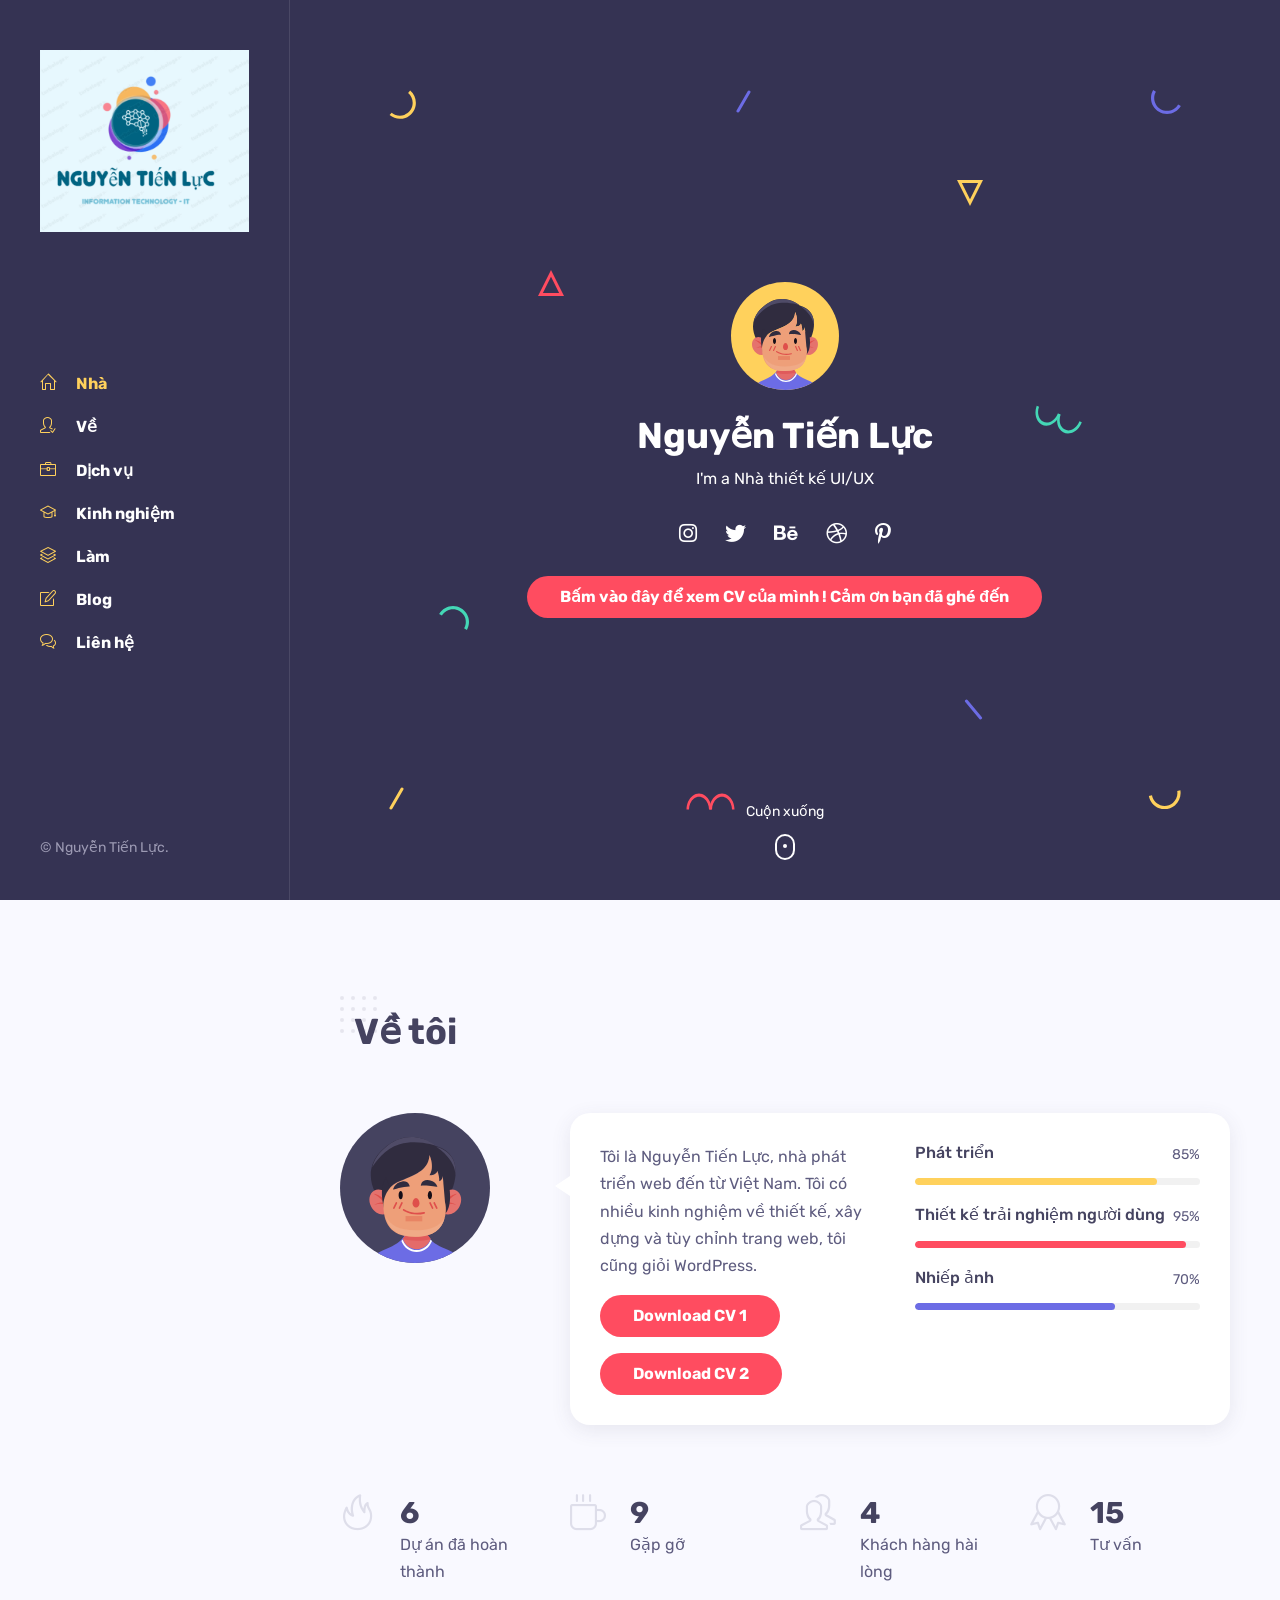
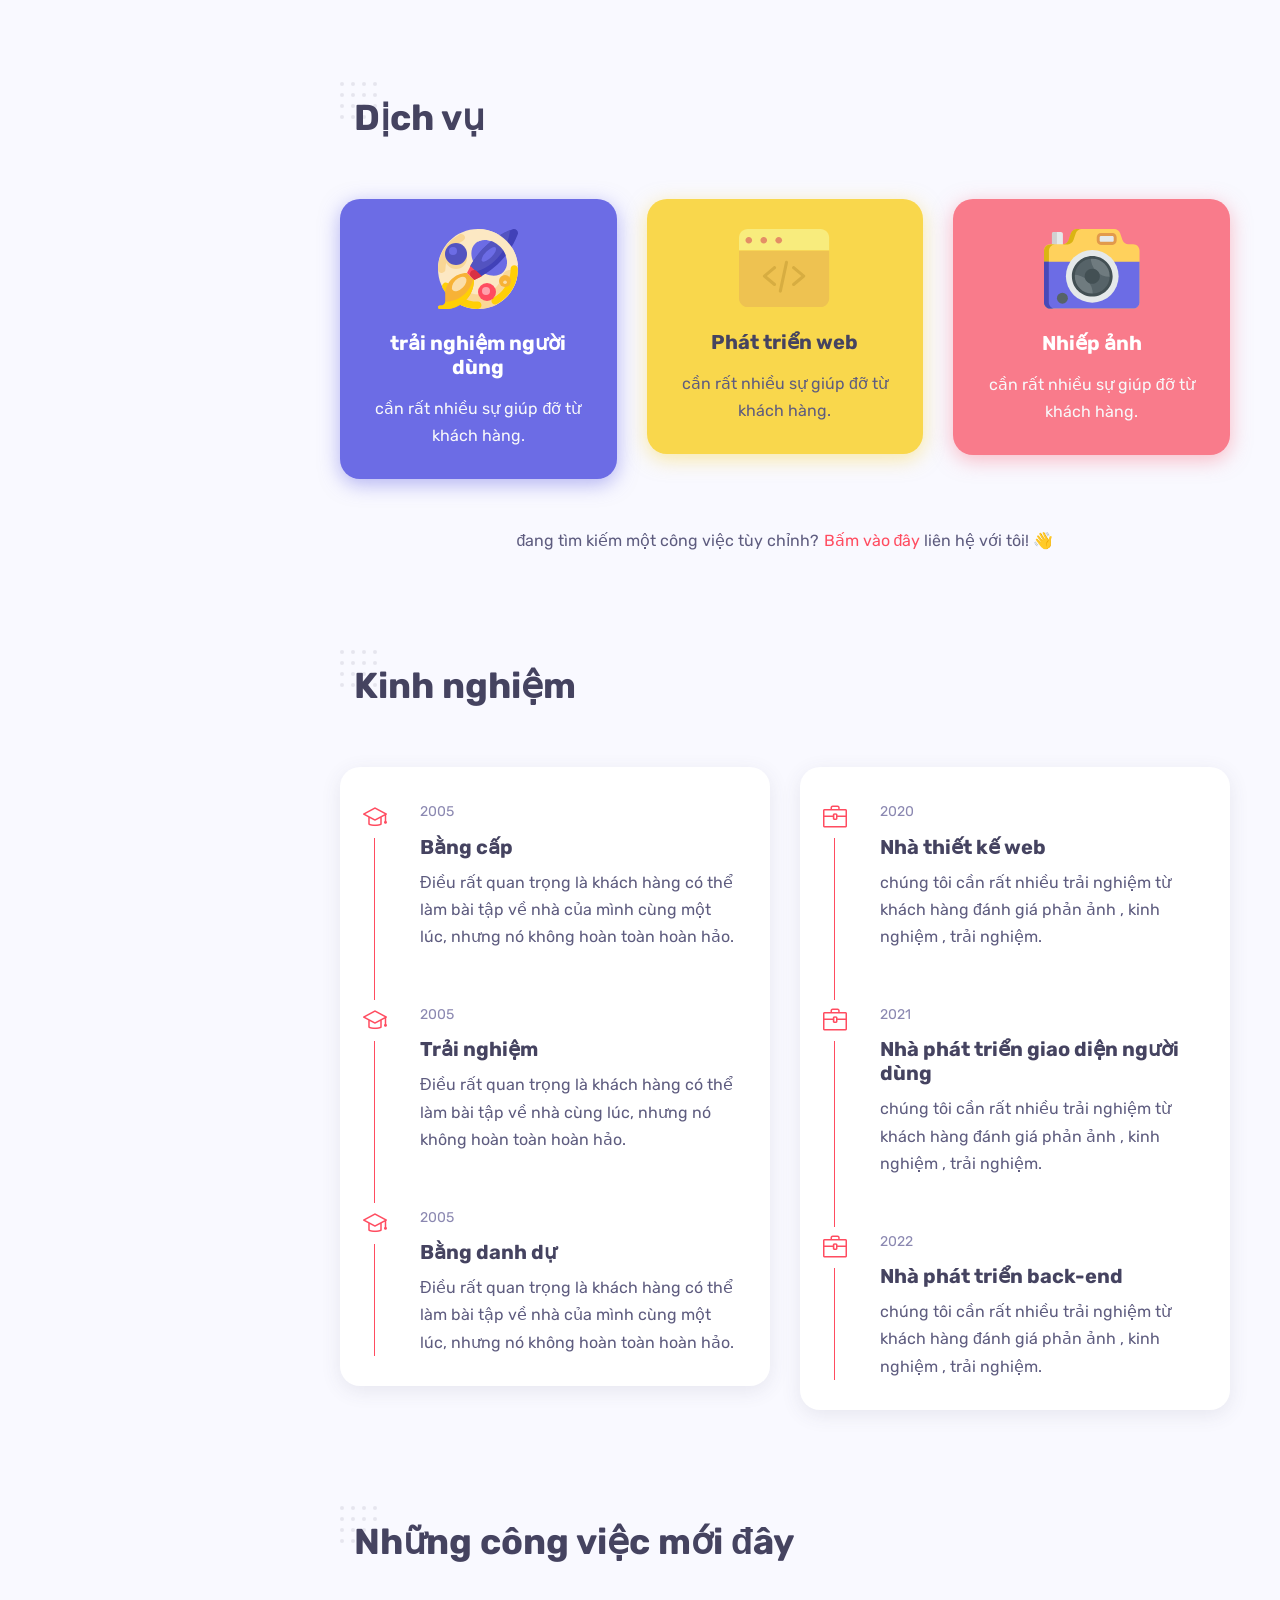
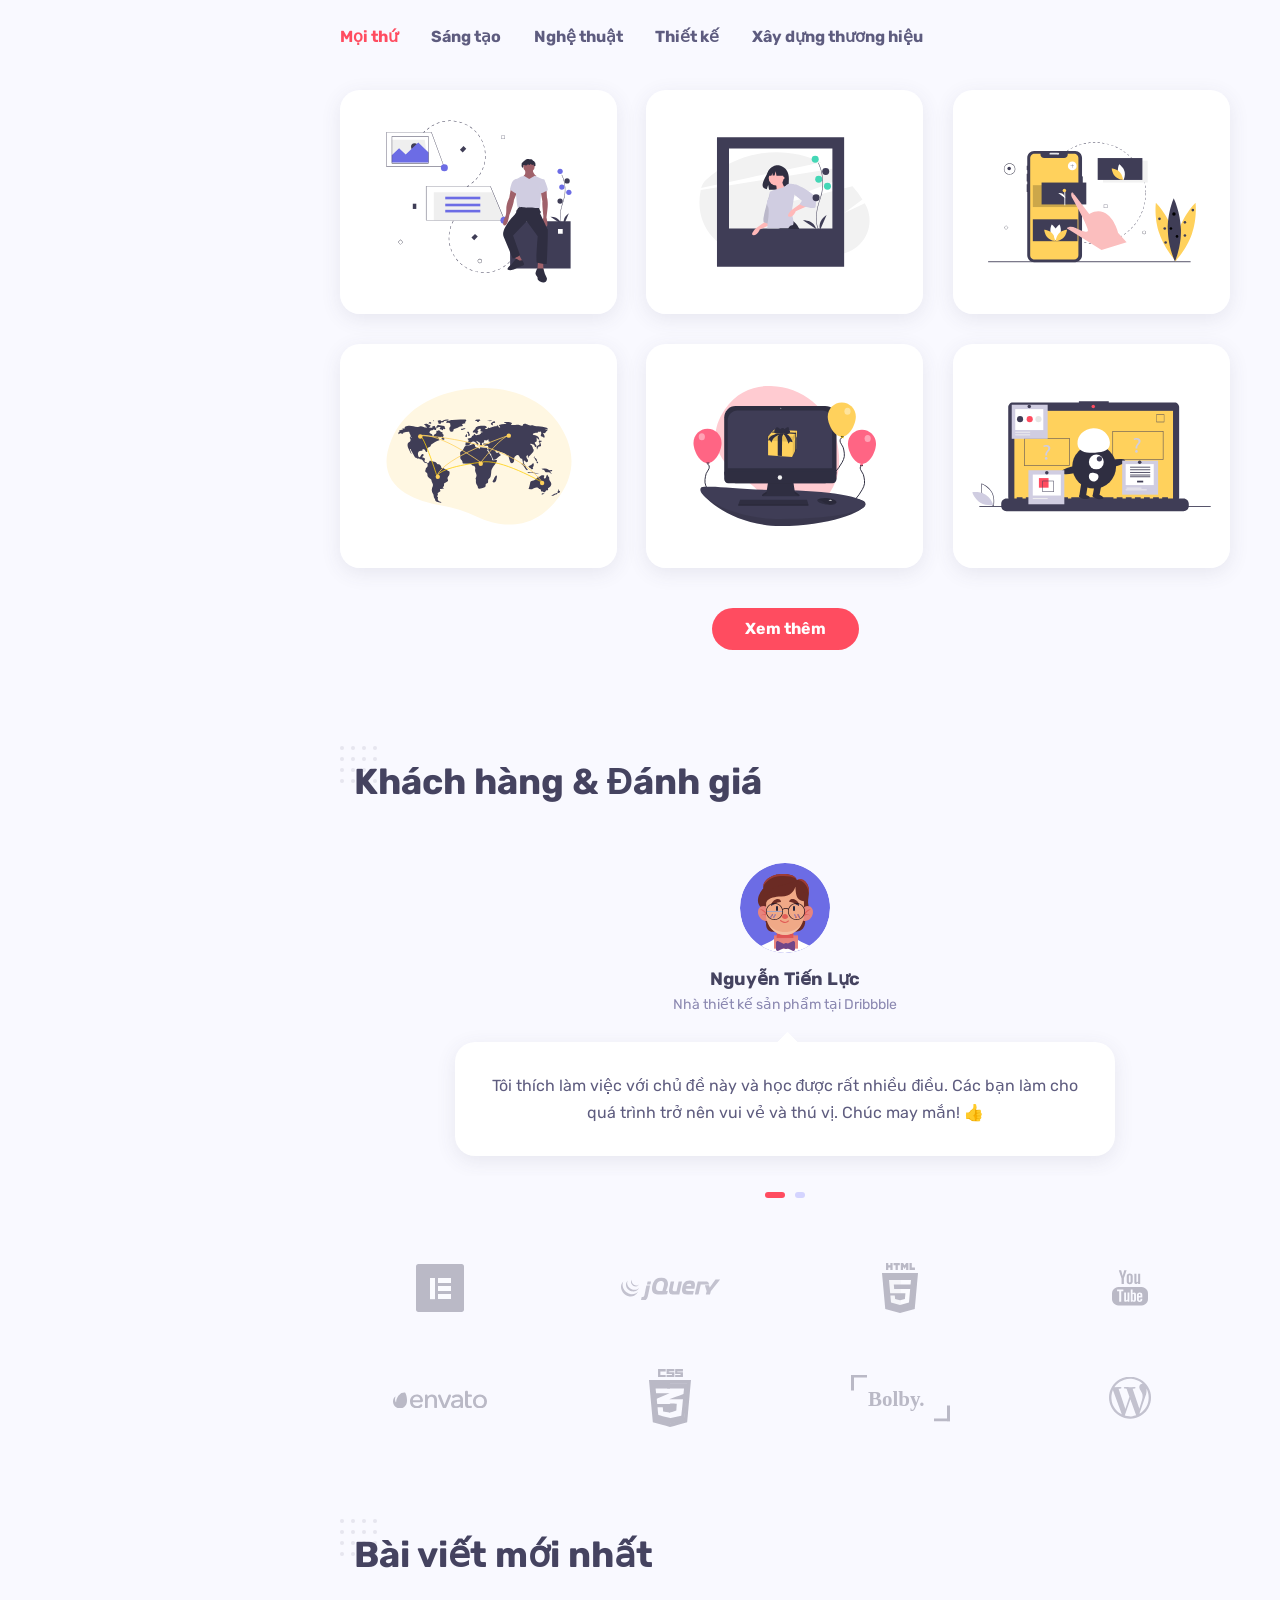
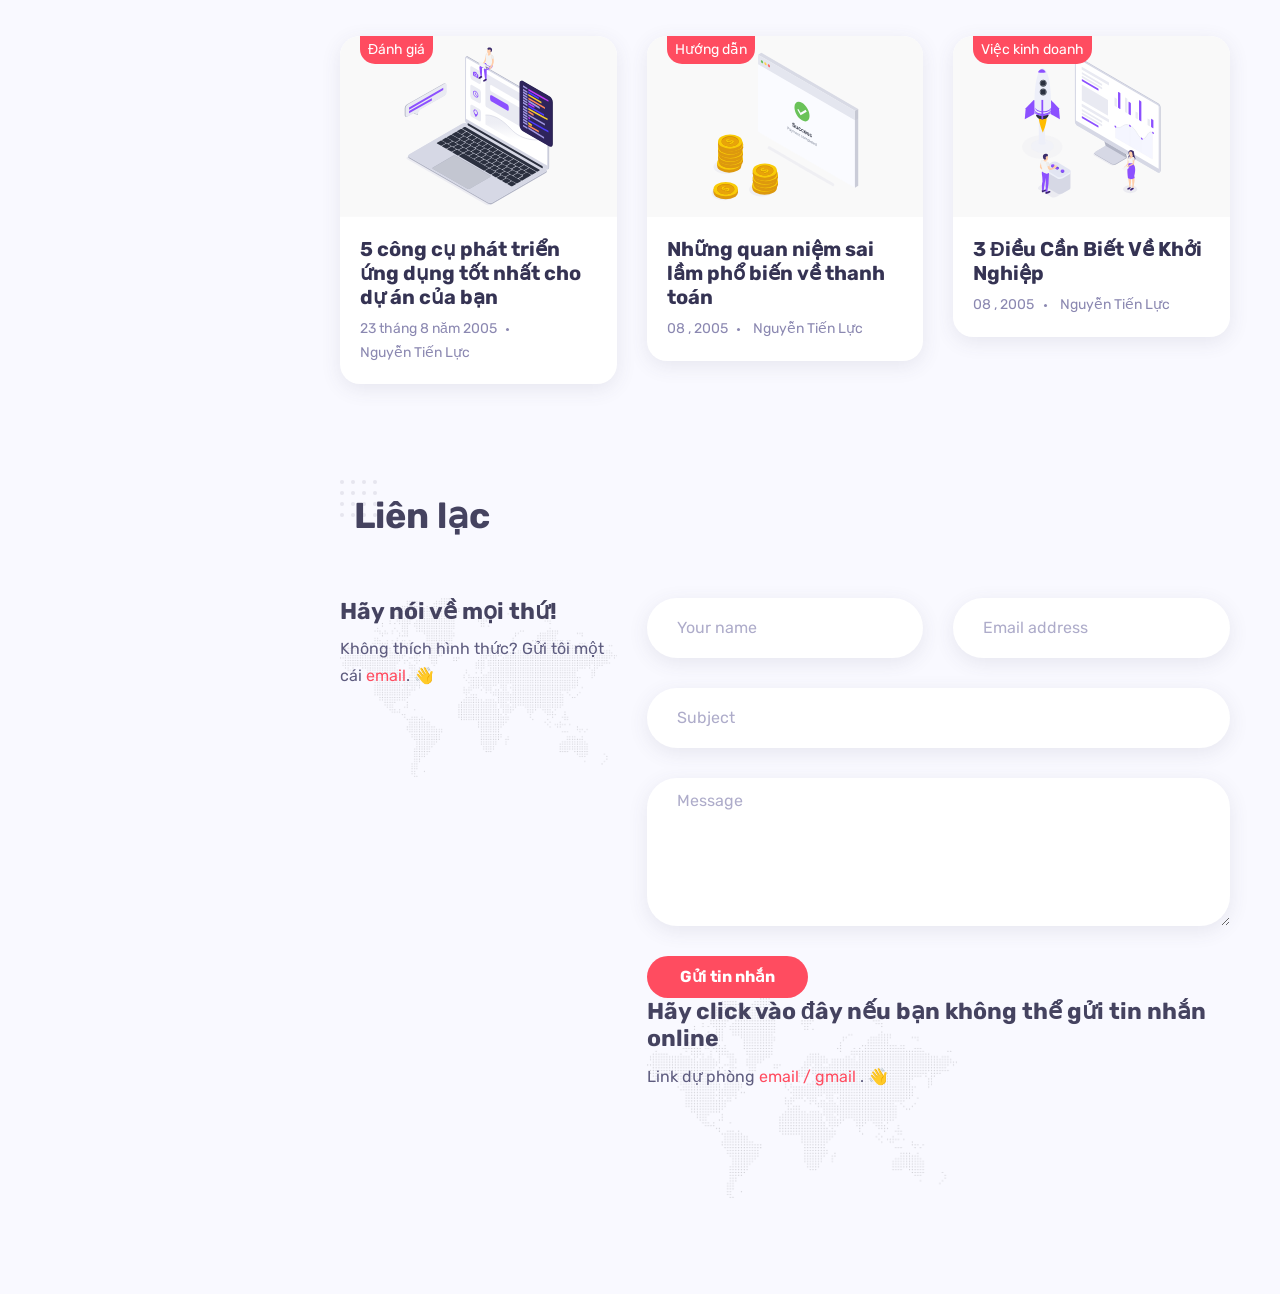
<file: index.html>
﻿<!DOCTYPE html>
<html lang="en-US">
<head>
	<meta http-equiv="Content-Type" content="text/html; charset=UTF-8">
	<title>Nguyễn Tiến Lực</title>
	<meta name="description" content="PROFILE">
	<meta name="viewport" content="width=device-width, initial-scale=1, maximum-scale=1">
	<link rel="shortcut icon" type="image/x-icon" href="images\favicon.png">
	<link rel="stylesheet" href="css\bootstrap.min.css" type="text/css" media="all">
	<link rel="stylesheet" href="css\all.min.css" type="text/css" media="all">
	<link rel="stylesheet" href="css\simple-line-icons.css" type="text/css" media="all">
	<link rel="stylesheet" href="css\slick.css" type="text/css" media="all">
	<link rel="stylesheet" href="css\animate.css" type="text/css" media="all">
	<link rel="stylesheet" href="css\magnific-popup.css" type="text/css" media="all">
	<link rel="stylesheet" href="css\style.css" type="text/css" media="all">


</head>

<body>


<div id="preloader">
	<div class="outer">
		<div class="infinityChrome">
			<div></div>
			<div></div>
			<div></div>
		</div>
		<div class="infinity">
			<div>
				<span></span>
			</div>
			<div>
				<span></span>
			</div>
			<div>
				<span></span>
			</div>
		</div>

		<svg xmlns="http://www.w3.org/2000/svg" version="1.1" class="goo-outer">
			<defs>
				<filter id="goo">
					<fegaussianblur in="SourceGraphic" stddeviation="6" result="blur"></fegaussianblur>
					<fecolormatrix in="blur" values="1 0 0 0 0  0 1 0 0 0  0 0 1 0 0  0 0 0 18 -7" result="goo"></fecolormatrix>
					<feblend in="SourceGraphic" in2="goo"></feblend>
				</filter>
			</defs>
		</svg>
	</div>
</div>

<!-- mobile header -->
<header class="mobile-header-1">
	<div class="container">
		<!-- menu icon -->
		<div class="menu-icon d-inline-flex mr-4">
			<button>
				<span></span>
			</button>
		</div>
		<!-- logo image -->
		<div class="site-logo">
			<a href="index.html">
				<img src="images\logo.svg" alt="Nguyễn Tiến Lực">
			</a>
		</div>
	</div>
</header>

<!-- desktop header -->
<header class="desktop-header-1 d-flex align-items-start flex-column">
	
	<!-- logo image -->
	<div class="site-logo">
		<a href="index.html">
			<img src="images\logo.svg" alt="">
		</a>
	</div>
	
	<!-- main menu -->
	<nav>
		<ul class="vertical-menu scrollspy">
			<li class="active"><a href="#home"><i class="icon-home"></i>Nhà</a></li>
			<li><a href="#about"><i class="icon-user-following"></i>Về</a></li>
			<li><a href="#services"><i class="icon-briefcase"></i>Dịch vụ</a></li>
			<li><a href="#experience"><i class="icon-graduation"></i>Kinh nghiệm</a></li>
			<li><a href="#works"><i class="icon-layers"></i>Làm</a></li>
			<li><a href="#blog"><i class="icon-note"></i>Blog</a></li>
			<li><a href="#contact"><i class="icon-bubbles"></i>Liên hệ</a></li>
		</ul>
	</nav>
	
	<!-- site footer -->
	<div class="footer">
		<!-- copyright text -->
		<span class="copyright">©  Nguyễn Tiến Lực.</span>
	</div>

</header>

<!-- main layout -->
<main class="content">
	
	<!-- section home -->
	<section id="home" class="home d-flex align-items-center">
		<div class="container">

			<!-- intro -->
			<div class="intro">
				<!-- avatar image -->
				<img src="images\avatar-1.svg" alt="Bolby" class="mb-4">

				<!-- info -->
				<h1 class="mb-2 mt-0">Nguyễn Tiến Lực</h1>
				<span>I'm a <span class="text-rotating">Nhà thiết kế UI/UX, nhà phát triển Back-End, người yêu sự yên tĩnh </span></span>

				<!-- social icons -->
				<ul class="social-icons light list-inline mb-0 mt-4">
					<li class="list-inline-item"><a href="#"><i class="fab fa-instagram"></i></a></li>
					<li class="list-inline-item"><a href="#"><i class="fab fa-twitter"></i></a></li>
					<li class="list-inline-item"><a href="#"><i class="fab fa-behance"></i></a></li>
					<li class="list-inline-item"><a href="#"><i class="fab fa-dribbble"></i></a></li>
					<li class="list-inline-item"><a href="#"><i class="fab fa-pinterest-p"></i></a></li>
				</ul>

				<!-- buttons -->
				<div class="mt-4">
					<a href="Nguyen-Tien-Luc-TopCV.vn-070726.225523.pdf" class="btn btn-default">Bấm vào đây để xem CV của mình ! Cảm ơn bạn đã ghé đến </a>
				</div>
			</div>
			
			<!-- scroll down mouse wheel -->
			<div class="scroll-down">
				<a href="#about" class="mouse-wrapper">
					<span>Cuộn xuống</span>
					<span class="mouse">
						<span class="wheel"></span>
					</span>
				</a>
			</div>

			<!-- parallax layers -->
			<div class="parallax" data-relative-input="true">

				<svg width="27" height="29" data-depth="0.3" class="layer p1" xmlns="http://www.w3.org/2000/svg"><path d="M21.15625.60099c4.37954 3.67487 6.46544 9.40612 5.47254 15.03526-.9929 5.62915-4.91339 10.30141-10.2846 12.25672-5.37122 1.9553-11.3776.89631-15.75715-2.77856l2.05692-2.45134c3.50315 2.93948 8.3087 3.78663 12.60572 2.22284 4.297-1.5638 7.43381-5.30209 8.22768-9.80537.79387-4.50328-.8749-9.08872-4.37803-12.02821L21.15625.60099z" fill="#FFD15C" fill-rule="evenodd"></path></svg>

				<svg width="26" height="26" data-depth="0.2" class="layer p2" xmlns="http://www.w3.org/2000/svg"><path d="M13 3.3541L2.42705 24.5h21.1459L13 3.3541z" stroke="#FF4C60" stroke-width="3" fill="none" fill-rule="evenodd"></path></svg>

				<svg width="30" height="25" data-depth="0.3" class="layer p3" xmlns="http://www.w3.org/2000/svg"><path d="M.1436 8.9282C3.00213 3.97706 8.2841.92763 14.00013.92796c5.71605.00032 10.9981 3.04992 13.85641 8 2.8583 4.95007 2.8584 11.0491-.00014 16.00024l-2.77128-1.6c2.28651-3.96036 2.28631-8.84002.00011-12.8002-2.2862-3.96017-6.5124-6.40017-11.08513-6.4-4.57271.00018-8.79872 2.43984-11.08524 6.4002l-2.77128-1.6z" fill="#44D7B6" fill-rule="evenodd"></path></svg>

				<svg width="15" height="23" data-depth="0.6" class="layer p4" xmlns="http://www.w3.org/2000/svg"><rect transform="rotate(30 9.86603 10.13397)" x="7" width="3" height="25" rx="1.5" fill="#FFD15C" fill-rule="evenodd"></rect></svg>

				<svg width="15" height="23" data-depth="0.2" class="layer p5" xmlns="http://www.w3.org/2000/svg"><rect transform="rotate(30 9.86603 10.13397)" x="7" width="3" height="25" rx="1.5" fill="#6C6CE5" fill-rule="evenodd"></rect></svg>

				<svg width="49" height="17" data-depth="0.5" class="layer p6" xmlns="http://www.w3.org/2000/svg"><g fill="#FF4C60" fill-rule="evenodd"><path d="M.5 16.5c0-5.71709 2.3825-10.99895 6.25-13.8567 3.8675-2.85774 8.6325-2.85774 12.5 0C23.1175 5.50106 25.5 10.78292 25.5 16.5H23c0-4.57303-1.90625-8.79884-5-11.08535-3.09375-2.28652-6.90625-2.28652-10 0C4.90625 7.70116 3 11.92697 3 16.5H.5z"></path><path d="M23.5 16.5c0-5.71709 2.3825-10.99895 6.25-13.8567 3.8675-2.85774 8.6325-2.85774 12.5 0C46.1175 5.50106 48.5 10.78292 48.5 16.5H46c0-4.57303-1.90625-8.79884-5-11.08535-3.09375-2.28652-6.90625-2.28652-10 0-3.09375 2.28651-5 6.51232-5 11.08535h-2.5z"></path></g></svg>

				<svg width="26" height="26" data-depth="0.4" class="layer p7" xmlns="http://www.w3.org/2000/svg"><path d="M13 22.6459L2.42705 1.5h21.1459L13 22.6459z" stroke="#FFD15C" stroke-width="3" fill="none" fill-rule="evenodd"></path></svg>

				<svg width="19" height="21" data-depth="0.3" class="layer p8" xmlns="http://www.w3.org/2000/svg"><rect transform="rotate(-40 6.25252 10.12626)" x="7" width="3" height="25" rx="1.5" fill="#6C6CE5" fill-rule="evenodd"></rect></svg>

				<svg width="30" height="25" data-depth="0.3" data-depth-y="-1.30" class="layer p9" xmlns="http://www.w3.org/2000/svg"><path d="M29.8564 16.0718c-2.85854 4.95114-8.1405 8.00057-13.85654 8.00024-5.71605-.00032-10.9981-3.04992-13.85641-8-2.8583-4.95007-2.8584-11.0491.00014-16.00024l2.77128 1.6c-2.28651 3.96036-2.28631 8.84002-.00011 12.8002 2.2862 3.96017 6.5124 6.40017 11.08513 6.4 4.57271-.00018 8.79872-2.43984 11.08524-6.4002l2.77128 1.6z" fill="#6C6CE5" fill-rule="evenodd"></path></svg>

				<svg width="47" height="29" data-depth="0.2" class="layer p10" xmlns="http://www.w3.org/2000/svg"><g fill="#44D7B6" fill-rule="evenodd"><path d="M46.78878 17.19094c-1.95535 5.3723-6.00068 9.52077-10.61234 10.8834-4.61167 1.36265-9.0893-.26708-11.74616-4.27524-2.65686-4.00817-3.08917-9.78636-1.13381-15.15866l2.34923.85505c-1.56407 4.29724-1.2181 8.92018.90705 12.12693 2.12514 3.20674 5.70772 4.5107 9.39692 3.4202 3.68921-1.0905 6.92581-4.40949 8.48988-8.70673l2.34923.85505z"></path><path d="M25.17585 9.32448c-1.95535 5.3723-6.00068 9.52077-10.61234 10.8834-4.61167 1.36264-9.0893-.26708-11.74616-4.27525C.16049 11.92447-.27182 6.14628 1.68354.77398l2.34923.85505c-1.56407 4.29724-1.2181 8.92018.90705 12.12692 2.12514 3.20675 5.70772 4.5107 9.39692 3.4202 3.68921-1.0905 6.92581-4.40948 8.48988-8.70672l2.34923.85505z"></path></g></svg>

				<svg width="33" height="20" data-depth="0.5" class="layer p11" xmlns="http://www.w3.org/2000/svg"><path d="M32.36774.34317c.99276 5.63023-1.09332 11.3614-5.47227 15.03536-4.37895 3.67396-10.3855 4.73307-15.75693 2.77837C5.76711 16.2022 1.84665 11.53014.8539 5.8999l3.15139-.55567c.7941 4.50356 3.93083 8.24147 8.22772 9.8056 4.29688 1.56413 9.10275.71673 12.60554-2.2227C28.34133 9.98771 30.01045 5.4024 29.21635.89884l3.15139-.55567z" fill="#FFD15C" fill-rule="evenodd"></path></svg>

			</div>
		</div>
		
	</section>

	<!-- section about -->
	<section id="about">

		<div class="container">
			
			<!-- section title -->
			<h2 class="section-title wow fadeInUp">Về tôi</h2>

			<div class="spacer" data-height="60"></div>
			
			<div class="row">

				<div class="col-md-3">
					<div class="text-center text-md-left">
						<!-- avatar image -->
						<img src="images\avatar-2.svg" alt="Nguyễn Tiến LựcLực">
					</div>
					<div class="spacer d-md-none d-lg-none" data-height="30"></div>
				</div>

				<div class="col-md-9 triangle-left-md triangle-top-sm">
					<div class="rounded bg-white shadow-dark padding-30">
						<div class="row">
							<div class="col-md-6">
								<!-- about text -->
								<p>Tôi là Nguyễn Tiến Lực, nhà phát triển web đến từ Việt Nam. Tôi có nhiều kinh nghiệm về thiết kế, xây dựng và tùy chỉnh trang web, tôi cũng giỏi WordPress.</p>
								<div class="mt-3">
									<a href="Nguyen-Tien-Luc-TopCV.vn-070726.225523.pdf" class="btn btn-default">Download CV 1 </a>
								</div>
								<div class="mt-3">
									<a href="Nguyen-Tien-Luc-TopCV.vn-070726.225523.pdf" class="btn btn-default">Download CV 2 </a>
								</div>
								<div class="spacer d-md-none d-lg-none" data-height="30"></div>
							</div>
							<div class="col-md-6">
								<!-- skill item -->
								<div class="skill-item">
									<div class="skill-info clearfix">
										<h4 class="float-left mb-3 mt-0">Phát triển</h4>
										<span class="float-right">85%</span>
									</div>
									<div class="progress">
										<div class="progress-bar data-background" role="progressbar" aria-valuemin="0" aria-valuemax="100" aria-valuenow="85" data-color="#FFD15C">
										</div>
									</div>
									<div class="spacer" data-height="20"></div>
								</div>

								<!-- skill item -->
								<div class="skill-item">
									<div class="skill-info clearfix">
										<h4 class="float-left mb-3 mt-0">Thiết kế trải nghiệm người dùng</h4>
										<span class="float-right">95%</span>
									</div>
									<div class="progress">
										<div class="progress-bar data-background" role="progressbar" aria-valuemin="0" aria-valuemax="100" aria-valuenow="95" data-color="#FF4C60">
										</div>
									</div>
									<div class="spacer" data-height="20"></div>
								</div>

								<!-- skill item -->
								<div class="skill-item">
									<div class="skill-info clearfix">
										<h4 class="float-left mb-3 mt-0">Nhiếp ảnh</h4>
										<span class="float-right">70%</span>
									</div>
									<div class="progress">
										<div class="progress-bar data-background" role="progressbar" aria-valuemin="0" aria-valuemax="100" aria-valuenow="70" data-color="#6C6CE5">
										</div>
									</div>
								</div>
							</div>
						</div>
					</div>
				</div>

			</div>
			<!-- row end -->

			<div class="spacer" data-height="70"></div>
			
			<div class="row">
				
				<div class="col-md-3 col-sm-6">
					<!-- fact item -->
					<div class="fact-item">
						<span class="icon icon-fire"></span>
						<div class="details">
							<h3 class="mb-0 mt-0 number"><em class="count">14</em></h3>
							<p class="mb-0">Dự án đã hoàn thành</p>
						</div>
					</div>
					<div class="spacer d-md-none d-lg-none" data-height="30"></div>
				</div>

				<div class="col-md-3 col-sm-6">
					<!-- fact item -->
					<div class="fact-item">
						<span class="icon icon-cup"></span>
						<div class="details">
							<h3 class="mb-0 mt-0 number"><em class="count">21</em></h3>
							<p class="mb-0">Gặp gỡ</p>
						</div>
					</div>
					<div class="spacer d-md-none d-lg-none" data-height="30"></div>
				</div>

				<div class="col-md-3 col-sm-6">
					<!-- fact item -->
					<div class="fact-item">
						<span class="icon icon-people"></span>
						<div class="details">
							<h3 class="mb-0 mt-0 number"><em class="count">10</em></h3>
							<p class="mb-0">Khách hàng hài lòng</p>
						</div>
					</div>
					<div class="spacer d-md-none d-lg-none" data-height="30"></div>
				</div>

				<div class="col-md-3 col-sm-6">
					<!-- fact item -->
					<div class="fact-item">
						<span class="icon icon-badge"></span>
						<div class="details">
							<h3 class="mb-0 mt-0 number"><em class="count">35</em></h3>
							<p class="mb-0">Tư vấn</p>
						</div>
					</div>
				</div>

			</div>

		</div>
		
	</section>
	
	<!-- section services -->
	<section id="services">

		<div class="container">
			
			<!-- section title -->
			<h2 class="section-title wow fadeInUp">Dịch vụ</h2>

			<div class="spacer" data-height="60"></div>
			
			<div class="row">

				<div class="col-md-4">
					<!-- service box -->
					<div class="service-box rounded data-background padding-30 text-center text-light shadow-blue" data-color="#6C6CE5">
						<img src="images\service-1.svg" alt="UI/UX design">
						<h3 class="mb-3 mt-0"> trải nghiệm người dùng</h3>
						<p class="mb-0">cần rất nhiều sự giúp đỡ từ khách hàng.</p>
					</div>
					<div class="spacer d-md-none d-lg-none" data-height="30"></div>
				</div>

				<div class="col-md-4">
					<!-- service box -->
					<div class="service-box rounded data-background padding-30 text-center shadow-yellow" data-color="#F9D74C">
						<img src="images\service-2.svg" alt="UI/UX design">
						<h3 class="mb-3 mt-0">Phát triển web</h3>
						<p class="mb-0"> cần rất nhiều sự giúp đỡ từ khách hàng.</p>
					</div>
					<div class="spacer d-md-none d-lg-none" data-height="30"></div>
				</div>

				<div class="col-md-4">
					<!-- service box -->
					<div class="service-box rounded data-background padding-30 text-center text-light shadow-pink" data-color="#F97B8B">
						<img src="images\service-3.svg" alt="UI/UX design">
						<h3 class="mb-3 mt-0">Nhiếp ảnh</h3>
						<p class="mb-0"> cần rất nhiều sự giúp đỡ từ khách hàng.</p>
					</div>
				</div>

			</div>

			<div class="mt-5 text-center">
				<p class="mb-0">đang tìm kiếm một công việc tùy chỉnh? <a href="#contact">Bấm vào đây</a> liên hệ với tôi! 👋</p>
			</div>

		</div>
		
	</section>
	
	<!-- section experience -->
	<section id="experience">

		<div class="container">
			
			<!-- section title -->
			<h2 class="section-title wow fadeInUp">Kinh nghiệm</h2>

			<div class="spacer" data-height="60"></div>
			
			<div class="row">

				<div class="col-md-6">
					
					<!-- timeline wrapper -->
					<div class="timeline edu bg-white rounded shadow-dark padding-30 overflow-hidden">

						<!-- timeline item -->
						<div class="timeline-container wow fadeInUp">
							<div class="content">
								<span class="time">2005</span>
								<h3 class="title">Bằng cấp</h3>
								<p>Điều rất quan trọng là khách hàng có thể làm bài tập về nhà của mình cùng một lúc, nhưng nó không hoàn toàn hoàn hảo.</p>
							</div>
						</div>

						<!-- timeline item -->
						<div class="timeline-container wow fadeInUp" data-wow-delay="0.2s">
							<div class="content">
								<span class="time">2005</span>
								<h3 class="title">Trải nghiệm</h3>
								<p>Điều rất quan trọng là khách hàng có thể làm bài tập về nhà cùng lúc, nhưng nó không hoàn toàn hoàn hảo.</p>
							</div>
						</div>

						<!-- timeline item -->
						<div class="timeline-container wow fadeInUp" data-wow-delay="0.4s">
							<div class="content">
								<span class="time">2005</span>
								<h3 class="title">Bằng danh dự</h3>
								<p>Điều rất quan trọng là khách hàng có thể làm bài tập về nhà của mình cùng một lúc, nhưng nó không hoàn toàn hoàn hảo.</p>
							</div>
						</div>

						<!-- main line -->
						<span class="line"></span>

					</div>

				</div>

				<div class="col-md-6">
					
					<!-- responsive spacer -->
					<div class="spacer d-md-none d-lg-none" data-height="30"></div>

					<!-- timeline wrapper -->
					<div class="timeline exp bg-white rounded shadow-dark padding-30 overflow-hidden">

						<!-- timeline item -->
						<div class="timeline-container wow fadeInUp">
							<div class="content">
								<span class="time">2020</span>
								<h3 class="title">Nhà thiết kế web</h3>
								<p>chúng tôi cần rất nhiều trải nghiệm từ khách hàng đánh giá phản ảnh , kinh nghiệm , trải nghiệm.</p>
							</div>
						</div>

						<!-- timeline item -->
						<div class="timeline-container wow fadeInUp" data-wow-delay="0.2s">
							<div class="content">
								<span class="time">2021</span>
								<h3 class="title">Nhà phát triển giao diện người dùng</h3>
								<p>chúng tôi cần rất nhiều trải nghiệm từ khách hàng đánh giá phản ảnh , kinh nghiệm , trải nghiệm.</p>
							</div>
						</div>

						<!-- timeline item -->
						<div class="timeline-container wow fadeInUp" data-wow-delay="0.4s">
							<div class="content">
								<span class="time">2022</span>
								<h3 class="title">Nhà phát triển back-end</h3>
								<p>chúng tôi cần rất nhiều trải nghiệm từ khách hàng đánh giá phản ảnh , kinh nghiệm , trải nghiệm.</p>
							</div>
						</div>
						<span class="line"></span>

					</div>

				</div>

			</div>

		</div>
		
	</section>
	
	<section id="works">
		<div class="container">
			<h2 class="section-title wow fadeInUp">Những công việc mới đây</h2>
			<div class="spacer" data-height="60"></div>
			<ul class="portfolio-filter list-inline wow fadeInUp">
				<li class="current list-inline-item" data-filter="*">Mọi thứ</li>
				<li class="list-inline-item" data-filter=".creative">Sáng tạo</li>
				<li class="list-inline-item" data-filter=".art">Nghệ thuật</li>
				<li class="list-inline-item" data-filter=".design">Thiết kế</li>
				<li class="list-inline-item" data-filter=".branding">Xây dựng thương hiệu</li>
			</ul>
			<div class="pf-filter-wrapper">
				<select class="portfolio-filter-mobile">
					<option value="*">Mọi thứ</option>
					<option value=".creative">Sáng tạo</option>
					<option value=".art">Nghệ thuật</option>
					<option value=".design">Thiết kế</option>
					<option value=".branding">Xây dựng thương hiệu</option>
				</select>
			</div>
			
			<!-- portolio wrapper -->
			<div class="row portfolio-wrapper">
				
				<!-- portfolio item -->
				<div class="col-md-4 col-sm-6 grid-item art">
					<a href="images\works\1.svg" class="work-image">
						<div class="portfolio-item rounded shadow-dark">
							<div class="details">
								<span class="term">Nghệ thuật</span>
								<h4 class="title">Minh họa quản lý dự án</h4>
								<span class="more-button"><i class="icon-magnifier-add"></i></span>
							</div>
							<div class="thumb">
								<img src="images\works\1.svg" alt="Portfolio-title">
								<div class="mask"></div>
							</div>
						</div>
					</a>
				</div>

				<!-- portfolio item -->
				<div class="col-md-4 col-sm-6 grid-item creative design">
					<a href="#small-dialog" class="work-content">
						<div class="portfolio-item rounded shadow-dark">
							<div class="details">
								<span class="term">Sáng tạo</span>
								<h4 class="title">Màn hình hướng dẫn ứng dụng khách</h4>
								<span class="more-button"><i class="icon-options"></i></span>
							</div>
							<div class="thumb">
								<img src="images\works\2.svg" alt="Portfolio-title">
								<div class="mask"></div>
							</div>
						</div>
					</a>
					<div id="small-dialog" class="white-popup zoom-anim-dialog mfp-hide">
						<img src="images\single-work.svg" alt="Title">
						<h2>Màn hình hướng dẫn ứng dụng khách</h2>
						<p>cơ bản</p>
						<p>tối ưu .</p>
						<a href="#" class="btn btn-default">Xem trên Dribbble</a>
					</div>
				</div>

				<!-- portfolio item -->
				<div class="col-md-4 col-sm-6 grid-item branding">
					<a href="https://www.youtube.com/watch?v=qf9z4ulfmYw" class="work-video">
						<div class="portfolio-item rounded shadow-dark">
							<div class="details">
								<span class="term">Xây dựng thương hiệu</span>
								<h4 class="title">Khung dây ứng dụng phân phối</h4>
								<span class="more-button"><i class="icon-camrecorder"></i></span>
							</div>
							<div class="thumb">
								<img src="images\works\3.svg" alt="Portfolio-title">
								<div class="mask"></div>
							</div>
						</div>
					</a>
				</div>

				<!-- portfolio item -->
				<div class="col-md-4 col-sm-6 grid-item creative">
					<a href="https://w.soundcloud.com/player/?url=https%3A//api.soundcloud.com/tracks/240233494&color=%23ff5500&auto_play=false&hide_related=false&show_comments=true&show_user=true&show_reposts=false&show_teaser=true&visual=true" class="work-video">
						<div class="portfolio-item rounded shadow-dark">
							<div class="details">
								<span class="term">Sáng tạo</span>
								<h4 class="title">Động lực giới thiệu</h4>
								<span class="more-button"><i class="icon-music-tone-alt"></i></span>
							</div>
							<div class="thumb">
								<img src="images\works\4.svg" alt="Portfolio-title">
								<div class="mask"></div>
							</div>
						</div>
					</a>
				</div>

				<!-- portfolio item -->
				<div class="col-md-4 col-sm-6 grid-item art branding">
					<a href="#gallery-1" class="gallery-link">
						<div class="portfolio-item rounded shadow-dark">
							<div class="details">
								<span class="term">Nghệ thuật, Xây dựng thương hiệu</span>
								<h4 class="title">Thiết kế mô hình iMac</h4>
								<span class="more-button"><i class="icon-picture"></i></span>
							</div>
							<div class="thumb">
								<img src="images\works\5.svg" alt="Portfolio-title">
								<div class="mask"></div>
							</div>
						</div>
					</a>
					<div id="gallery-1" class="gallery mfp-hide">
						<a href="images\works\5.svg"></a>
						<a href="images\works\4.svg"></a>
					</div>
				</div>

				<!-- portfolio item -->
				<div class="col-md-4 col-sm-6 grid-item creative design">
					<a href="https://luckocony.github.io/nguyentienluc333/" target="_blank">
						<div class="portfolio-item rounded shadow-dark">
							<div class="details">
								<span class="term">Thiết kế sáng tạo</span>
								<h4 class="title">Khái niệm ứng dụng cửa hàng trò chơi</h4>
								<span class="more-button"><i class="icon-link"></i></span>
							</div>
							<div class="thumb">
								<img src="images\works\6.svg" alt="Portfolio-title">
								<div class="mask"></div>
							</div>
						</div>
					</a>
				</div>

			</div>
			
			<!-- more button -->
			<div class="load-more text-center mt-4">
				<a href="javascript:" class="btn btn-default"><i class="fas fa-spinner"></i> Xem thêm</a>
				<ul class="portfolio-pagination list-inline d-none">
					<li class="list-inline-item">1</li>
					<li class="list-inline-item"><a href="works-2.html">2</a></li>
				</ul>
			</div>

		</div>

	</section>
	
				
	
	<!-- section testimonials -->
	<section id="testimonials">

		<div class="container">
			
			<!-- section title -->
			<h2 class="section-title wow fadeInUp">Khách hàng & Đánh giá</h2>

			<div class="spacer" data-height="60"></div>
			
			<!-- testimonials wrapper -->
			<div class="testimonials-wrapper">
				
				<!-- testimonial item -->
				<div class="testimonial-item text-center mx-auto">
					<div class="thumb mb-3 mx-auto">
						<img src="images\avatar-3.svg" alt="customer-name">						
					</div>
					<h4 class="mt-3 mb-0">Nguyễn Tiến Lực</h4>
					<span class="subtitle">Nhà thiết kế sản phẩm tại Dribbble</span>
					<div class="bg-white padding-30 shadow-dark rounded triangle-top position-relative mt-4">
						<p class="mb-0">Tôi thích làm việc với chủ đề này và học được rất nhiều điều. Các bạn làm cho quá trình trở nên vui vẻ và thú vị. Chúc may mắn! 👍</p>
					</div>
				</div>
				
				<!-- testimonial item -->
				<div class="testimonial-item text-center mx-auto">
					<div class="thumb mb-3 mx-auto">
						<img src="images\avatar-1.svg" alt="customer-name">						
					</div>
					<h4 class="mt-3 mb-0">lực 10đ</h4>
					<span class="subtitle">Nhà thiết kế sản phẩm tại Dribbble</span>
					<div class="bg-white padding-30 shadow-dark rounded triangle-top position-relative mt-4">
						<p class="mb-0">Tôi thích làm việc với chủ đề này và học được rất nhiều điều. Các bạn làm cho quá trình trở nên vui vẻ và thú vị. Chúc may mắn! 🔥</p>
					</div>
				</div>

			</div>

			<div class="row">
				<div class="col-md-3 col-6">
					<!-- client item -->
					<div class="client-item">
						<div class="inner">
							<img src="images\client-1.svg" alt="client-name">
						</div>
					</div>
				</div>
				<div class="col-md-3 col-6">
					<!-- client item -->
					<div class="client-item">
						<div class="inner">
							<img src="images\client-2.svg" alt="client-name">
						</div>
					</div>
				</div>
				<div class="col-md-3 col-6">
					<!-- client item -->
					<div class="client-item">
						<div class="inner">
							<img src="images\client-3.svg" alt="client-name">
						</div>
					</div>
				</div>
				<div class="col-md-3 col-6">
					<!-- client item -->
					<div class="client-item">
						<div class="inner">
							<img src="images\client-4.svg" alt="client-name">
						</div>
					</div>
				</div>
				<div class="col-md-3 col-6">
					<!-- client item -->
					<div class="client-item">
						<div class="inner">
							<img src="images\client-5.svg" alt="client-name">
						</div>
					</div>
				</div>
				<div class="col-md-3 col-6">
					<!-- client item -->
					<div class="client-item">
						<div class="inner">
							<img src="images\client-6.svg" alt="client-name">
						</div>
					</div>
				</div>
				<div class="col-md-3 col-6">
					<!-- client item -->
					<div class="client-item">
						<div class="inner">
							<img src="images\client-7.svg" alt="client-name">
						</div>
					</div>
				</div>
				<div class="col-md-3 col-6">
					<!-- client item -->
					<div class="client-item">
						<div class="inner">
							<img src="images\client-8.svg" alt="client-name">
						</div>
					</div>
				</div>
			</div>

		</div>

	</section>
	
	<!-- section blog -->
	<section id="blog">

		<div class="container">
			
			<!-- section title -->
			<h2 class="section-title wow fadeInUp">Bài viết mới nhất</h2>

			<div class="spacer" data-height="60"></div>
			
			<div class="row blog-wrapper">
				
				<div class="col-md-4">
					<!-- blog item -->
					<div class="blog-item rounded bg-white shadow-dark wow fadeIn">
						<div class="thumb">
							<a href="#">
								<span class="category">Đánh giá</span>
							</a>
							<a href="#">
								<img src="images\blog\1.svg" alt="blog-title">
							</a>
						</div>
						<div class="details">
							<h4 class="my-0 title"><a href="#">5 công cụ phát triển ứng dụng tốt nhất cho dự án của bạn</a></h4>
							<ul class="list-inline meta mb-0 mt-2">
								<li class="list-inline-item">23 tháng 8 năm 2005</li>
								<li class="list-inline-item">Nguyễn Tiến Lực</li>
							</ul>
						</div>
					</div>
				</div>

				<div class="col-md-4">
					<!-- blog item -->
					<div class="blog-item rounded bg-white shadow-dark wow fadeIn">
						<div class="thumb">
							<a href="#">
								<span class="category">Hướng dẫn</span>
							</a>
							<a href="#">
								<img src="images\blog\2.svg" alt="blog-title">
							</a>
						</div>
						<div class="details">
							<h4 class="my-0 title"><a href="#">Những quan niệm sai lầm phổ biến về thanh toán</a></h4>
							<ul class="list-inline meta mb-0 mt-2">
								<li class="list-inline-item">08 , 2005</li>
								<li class="list-inline-item">Nguyễn Tiến Lực</li>
							</ul>
						</div>
					</div>
				</div>

				<div class="col-md-4">
					<!-- blog item -->
					<div class="blog-item rounded bg-white shadow-dark wow fadeIn">
						<div class="thumb">
							<a href="#">
								<span class="category">Việc kinh doanh</span>
							</a>
							<a href="#">
								<img src="images\blog\3.svg" alt="blog-title">
							</a>
						</div>
						<div class="details">
							<h4 class="my-0 title"><a href="#">3 Điều Cần Biết Về Khởi Nghiệp</a></h4>
							<ul class="list-inline meta mb-0 mt-2">
								<li class="list-inline-item">08 , 2005</li>
								<li class="list-inline-item">Nguyễn Tiến Lực</li>
							</ul>
						</div>
					</div>
				</div>

			</div>

		</div>

	</section>
	
	<!-- section contact -->
	<section id="contact">

		<div class="container">
			
			<!-- section title -->
			<h2 class="section-title wow fadeInUp">Liên lạc</h2>

			<div class="spacer" data-height="60"></div>
			
			<div class="row">
				
				<div class="col-md-4">
					<!-- contact info -->
					<div class="contact-info">
						<h3 class="wow fadeInUp">Hãy nói về mọi thứ!</h3>
						<p class="wow fadeInUp">Không thích hình thức? Gửi tôi một cái <a href="mailto:lucdubai2380@gmail.com">email</a>. 👋</p>
					</div>
				</div>

				<div class="col-md-8">
					<!-- Contact Form -->
					<form id="contact-form" class="contact-form mt-6" method="post" action="form/contact.php">
						
						<div class="messages"></div>
						
						<div class="row">
							<div class="column col-md-6">
								<!-- Name input -->
								<div class="form-group">
									<input type="text" class="form-control" name="InputName" id="InputName" placeholder="Your name" required="required" data-error="Name is required.">
									<div class="help-block with-errors"></div>
								</div>
							</div>
							
							<div class="column col-md-6">
								<!-- Email input -->
								<div class="form-group">
									<input type="email" class="form-control" id="InputEmail" name="InputEmail" placeholder="Email address" required="required" data-error="Email is required.">
									<div class="help-block with-errors"></div>
								</div>
							</div>

							<div class="column col-md-12">
								<div class="form-group">
									<input type="text" class="form-control" id="InputSubject" name="InputSubject" placeholder="Subject" required="required" data-error="Subject is required.">
									<div class="help-block with-errors"></div>
								</div>
							</div>
							<div class="column col-md-12">
								<div class="form-group">
									<textarea name="InputMessage" id="InputMessage" class="form-control" rows="5" placeholder="Message" required="required" data-error="Message is required."></textarea>
									<div class="help-block with-errors"></div>
								</div>
							</div>
						</div>

						<button type="submit" name="submit" id="submit" value="Submit" class="btn btn-default">Gửi tin nhắn</button>
						<div class="contact-info">
							<h3 class="wow fadeInUp">Hãy click vào đây nếu bạn không thể gửi tin nhắn online</h3>
							<p class="wow fadeInUp">Link dự phòng <a href="mailto:lucdubai2380@gmail.com"> email / gmail </a>. 👋</p>
						</div>

					</form>
				</div>

			</div>

		</div>

	</section>

	<div class="spacer" data-height="96"></div>
	
</main>
<a href="javascript:" id="return-to-top"><i class="fas fa-arrow-up"></i></a>
<script src="js\jquery-1.12.3.min.js"></script>
<script src="js\jquery.easing.min.js"></script>
<script src="js\jquery.waypoints.min.js"></script>
<script src="js\jquery.counterup.min.js"></script>
<script src="js\popper.min.js"></script>
<script src="js\bootstrap.min.js"></script>
<script src="js\isotope.pkgd.min.js"></script>
<script src="js\infinite-scroll.min.js"></script>
<script src="js\imagesloaded.pkgd.min.js"></script>
<script src="js\slick.min.js"></script>
<script src="js\contact.js"></script>
<script src="js\validator.js"></script>
<script src="js\wow.min.js"></script>
<script src="js\morphext.min.js"></script>
<script src="js\parallax.min.js"></script>
<script src="js\jquery.magnific-popup.min.js"></script>
<script src="js\custom.js"></script>
<script scr="js\hienthi.js"></script>

</body>
</html>
</file>
